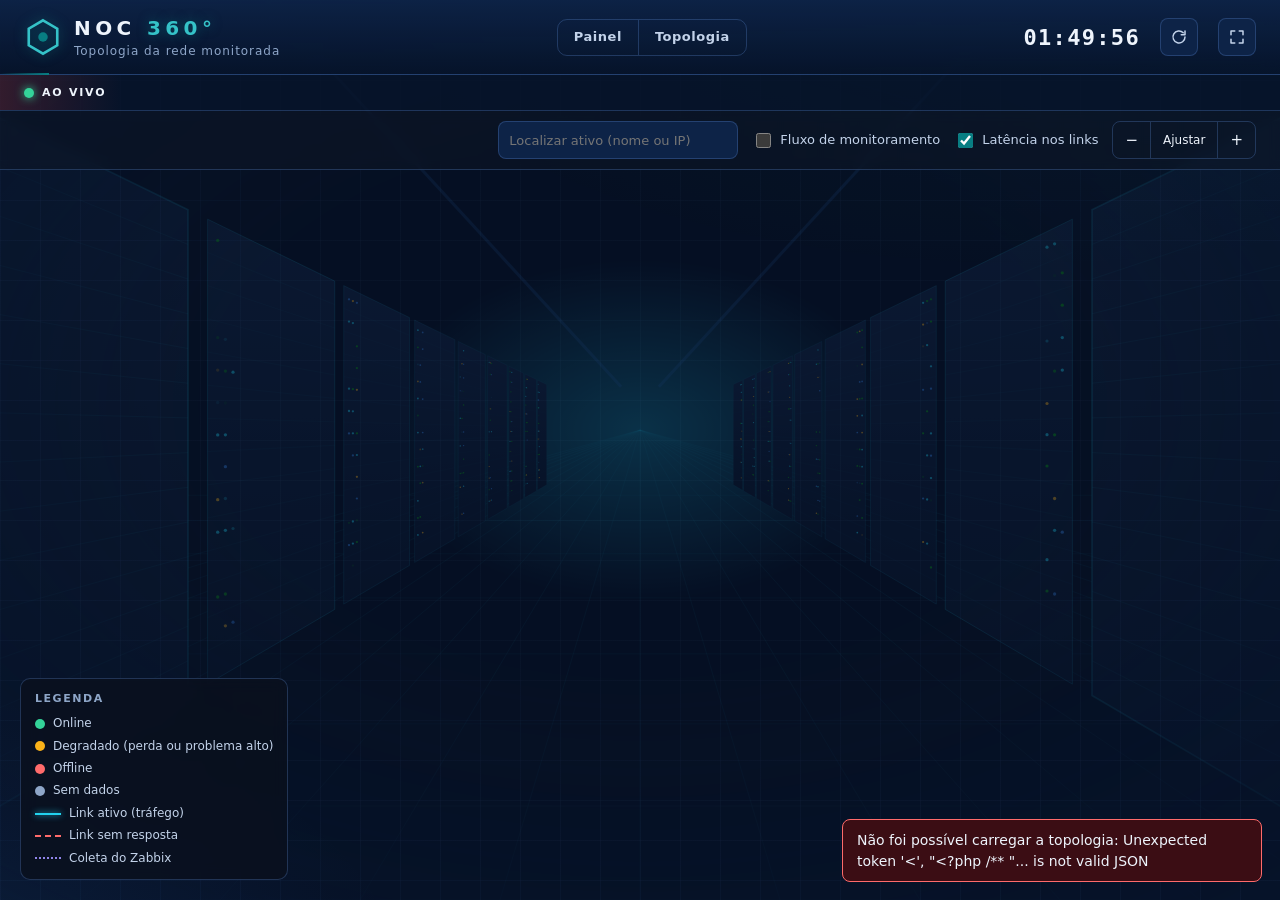
<file: topologia-classica.html>
<!doctype html>
<html lang="pt-BR">
<head>
<meta charset="utf-8">
<meta name="viewport" content="width=device-width, initial-scale=1">
<title>NOC 360° · Topologia</title>
<link rel="icon" href="data:image/svg+xml,%3Csvg xmlns='http://www.w3.org/2000/svg' viewBox='0 0 32 32'%3E%3Cpath d='M16 2l12 7v14l-12 7-12-7V9z' fill='none' stroke='%2322d3ee' stroke-width='2.5'/%3E%3Ccircle cx='16' cy='16' r='4' fill='%2322d3ee'/%3E%3C/svg%3E">
<link rel="stylesheet" href="app.css">
<link rel="stylesheet" href="topologia.css">
</head>
<body class="topo-page">
<div class="grid-bg" aria-hidden="true"></div>

<header class="topbar">
  <div class="brand">
    <svg class="brand-mark" viewBox="0 0 32 32" aria-hidden="true"><path d="M16 2l12 7v14l-12 7-12-7V9z"/><circle cx="16" cy="16" r="4"/></svg>
    <div>
      <h1>NOC <span>360°</span></h1>
      <p>Topologia da rede monitorada</p>
    </div>
  </div>
  <nav class="views" aria-label="Telas">
    <a href="index.html">Painel</a>
    <a href="topologia.html">Topologia</a>
  </nav>
  <div class="topbar-right">
    <div class="clock" id="clock">--:--:--</div>
    <button type="button" class="icon" id="reload" title="Atualizar agora" aria-label="Atualizar agora">
      <svg viewBox="0 0 24 24" aria-hidden="true"><path d="M20 12a8 8 0 1 1-2.34-5.66M20 4v5h-5"/></svg>
    </button>
    <button type="button" class="icon" id="fullscreen" title="Tela cheia (modo TV)" aria-label="Tela cheia">
      <svg viewBox="0 0 24 24" aria-hidden="true"><path d="M4 9V4h5M20 9V4h-5M4 15v5h5M20 15v5h-5"/></svg>
    </button>
  </div>
  <div class="countdown" aria-hidden="true"><span id="countdown"></span></div>
</header>

<div class="ticker" id="ticker" aria-label="Problemas ativos em tempo real">
  <span class="ticker-label"><span class="led ok"></span>AO VIVO</span>
  <div class="ticker-track"><div class="ticker-move" id="tickerMove"></div></div>
</div>

<div class="topo-toolbar">
  <div class="topo-summary" id="summary" aria-live="polite"></div>
  <div class="topo-actions">
    <input type="search" id="find" placeholder="Localizar ativo (nome ou IP)" aria-label="Localizar ativo">
    <label class="toggle"><input type="checkbox" id="monitorFlow"> Fluxo de monitoramento</label>
    <label class="toggle"><input type="checkbox" id="showLatency" checked> Latência nos links</label>
    <div class="zoom" role="group" aria-label="Zoom">
      <button type="button" id="zoomOut" aria-label="Diminuir zoom">−</button>
      <button type="button" id="zoomFit" title="Ajustar à tela">Ajustar</button>
      <button type="button" id="zoomIn" aria-label="Aumentar zoom">+</button>
    </div>
  </div>
</div>

<main class="topo-stage" id="stage">
  <svg id="map" role="img" aria-label="Mapa de topologia da rede" xmlns="http://www.w3.org/2000/svg">
    <defs>
      <filter id="glow" x="-50%" y="-50%" width="200%" height="200%">
        <feGaussianBlur stdDeviation="4" result="b"/><feMerge><feMergeNode in="b"/><feMergeNode in="SourceGraphic"/></feMerge>
      </filter>
      <radialGradient id="plate" cx="50%" cy="35%" r="70%">
        <stop offset="0" stop-color="#1b2c48"/><stop offset="1" stop-color="#0b1424"/>
      </radialGradient>
    </defs>
    <g id="viewport">
      <g id="zones"></g>
      <g id="linksLayer"></g>
      <g id="monitorLayer"></g>
      <g id="nodesLayer"></g>
    </g>
  </svg>

  <aside class="legend" aria-label="Legenda">
    <h3>Legenda</h3>
    <ul>
      <li><i class="dot good"></i>Online</li>
      <li><i class="dot warning"></i>Degradado (perda ou problema alto)</li>
      <li><i class="dot critical"></i>Offline</li>
      <li><i class="dot unknown"></i>Sem dados</li>
      <li><i class="line up"></i>Link ativo (tráfego)</li>
      <li><i class="line down"></i>Link sem resposta</li>
      <li><i class="line mon"></i>Coleta do Zabbix</li>
    </ul>
  </aside>

  <aside class="drawer" id="drawer" hidden aria-label="Detalhes do ativo">
    <button type="button" class="ghost small close" id="closeDrawer" aria-label="Fechar">✕</button>
    <div id="drawerBody"></div>
  </aside>
</main>

<div class="toast" id="toast" role="status" hidden></div>
<script src="logos.js"></script>
<script src="ticker.js"></script>
<script src="topologia.js"></script>
</body>
</html>
</file>
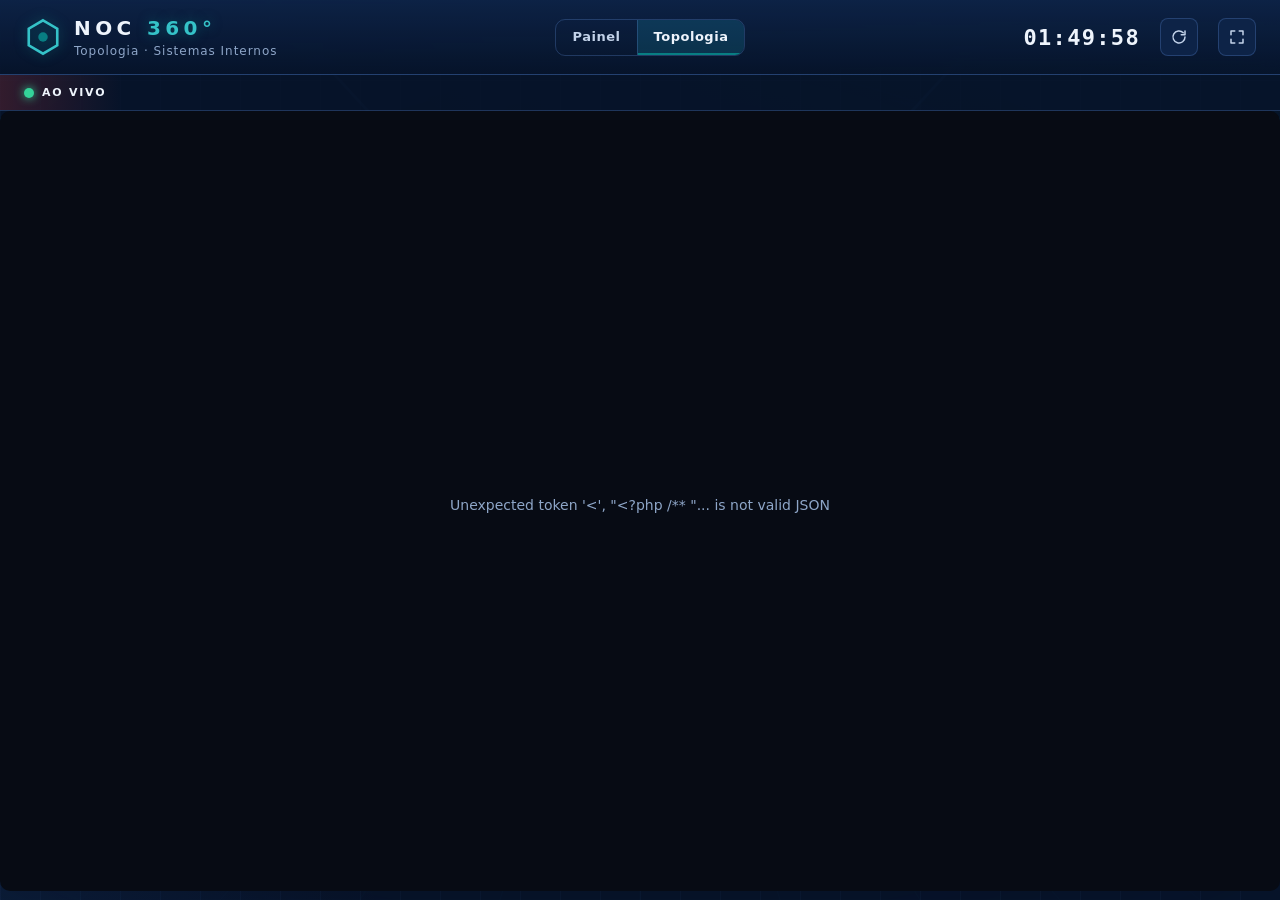
<file: topologia-embed.html>
<!doctype html>
<html lang="pt-BR">
<head>
<meta charset="utf-8">
<meta name="viewport" content="width=device-width, initial-scale=1">
<title>NOC 360° · Topologia</title>
<link rel="icon" href="data:image/svg+xml,%3Csvg xmlns='http://www.w3.org/2000/svg' viewBox='0 0 32 32'%3E%3Cpath d='M16 2l12 7v14l-12 7-12-7V9z' fill='none' stroke='%2322d3ee' stroke-width='2.5'/%3E%3Ccircle cx='16' cy='16' r='4' fill='%2322d3ee'/%3E%3C/svg%3E">
<link rel="stylesheet" href="app.css">
<link rel="stylesheet" href="topologia.css">
</head>
<body class="topo-page">
<div class="grid-bg" aria-hidden="true"></div>

<header class="topbar">
  <div class="brand">
    <svg class="brand-mark" viewBox="0 0 32 32" aria-hidden="true"><path d="M16 2l12 7v14l-12 7-12-7V9z"/><circle cx="16" cy="16" r="4"/></svg>
    <div>
      <h1>NOC <span>360°</span></h1>
      <p>Topologia · Sistemas Internos</p>
    </div>
  </div>
  <nav class="views" aria-label="Telas">
    <a href="index.html">Painel</a>
    <a href="topologia.html" class="on" aria-current="page">Topologia</a>
  </nav>
  <div class="topbar-right">
    <div class="clock" id="clock">--:--:--</div>
    <button type="button" class="icon" id="reload" title="Atualizar agora" aria-label="Atualizar agora">
      <svg viewBox="0 0 24 24" aria-hidden="true"><path d="M20 12a8 8 0 1 1-2.34-5.66M20 4v5h-5"/></svg>
    </button>
    <button type="button" class="icon" id="fullscreen" title="Tela cheia (modo TV)" aria-label="Tela cheia">
      <svg viewBox="0 0 24 24" aria-hidden="true"><path d="M4 9V4h5M20 9V4h-5M4 15v5h5M20 15v5h-5"/></svg>
    </button>
  </div>
  <div class="countdown" aria-hidden="true"><span id="countdown"></span></div>
</header>

<div class="ticker" id="ticker" aria-label="Problemas ativos em tempo real">
  <span class="ticker-label"><span class="led ok"></span>AO VIVO</span>
  <div class="ticker-track"><div class="ticker-move" id="tickerMove"></div></div>
</div>

<main class="topo-embed" id="stage">
  <iframe id="topoF" title="Topologia dos ativos" allow="fullscreen" allowfullscreen></iframe>
  <p class="topo-msg" id="topoMsg" hidden></p>
</main>

<div class="toast" id="toast" role="status" hidden></div>
<script src="ticker.js"></script>
<script>
(() => {
  const f = document.getElementById('topoF'), msg = document.getElementById('topoMsg');
  const clock = () => { document.getElementById('clock').textContent = new Date().toLocaleTimeString('pt-BR'); };
  clock(); setInterval(clock, 1000);
  const load = async () => {
    try {
      const r = await (await fetch('api.php?action=topo', { cache: 'no-store' })).json();
      if (!r.url) throw new Error('A topologia de Sistemas Internos não está configurada (topology_url).');
      f.src = r.url + (r.url.includes('?') ? '&' : '?') + 't=' + Date.now();
    } catch (e) { f.hidden = true; msg.hidden = false; msg.textContent = e.message; }
  };
  document.getElementById('reload').addEventListener('click', () => { if (f.src) f.src = f.src; });
  document.getElementById('fullscreen').addEventListener('click', () => {
    document.fullscreenElement ? document.exitFullscreen() : document.documentElement.requestFullscreen().catch(() => {});
  });
  // "Fechar" do mapa de Sistemas Internos volta para o painel
  addEventListener('message', (ev) => { if (ev.data === 'si:topo-close') location.href = 'index.html'; });
  load();
})();
</script>
</body>
</html>
</file>
<file: app.css>
/* DataCenter 360 — tema escuro de sala de operações (único tema: painel de parede) */
:root {
  color-scheme: dark;
  --page: #07142b;
  --surface: #0d2347;          /* superfície dos gráficos (validada com a paleta) */
  --surface-2: #12305e;
  --ring: rgba(90, 135, 210, 0.30);
  --ring-strong: rgba(8, 126, 131, 0.85);
  --accent: #087E83;
  --accent-text: #35c2c8;           /* só cromo de interface, nunca dado */
  --text: #eef4fc;
  --text-2: #c3d3ea;
  --muted: #8ea6c8;
  --grid: #1d3a6b;
  --axis: #2a4d85;

  /* séries categóricas (paleta de referência, passos do modo escuro) */
  --series-1: #3987e5;         /* alertas */
  --series-2: #d95926;         /* chamados */

  /* estados (reservados) */
  --good: #34d399;
  --warning: #fab219;
  --serious: #ff9d73;
  --critical: #ff6b6b;

  /* severidades do Zabbix (ordinais; sempre acompanhadas do nome) */
  --sev-0: #8ea6c8;
  --sev-1: #5598e7;
  --sev-2: #fab219;
  --sev-3: #ff9d73;
  --sev-4: #ff6b6b;
  --sev-5: #ff7aa8;

  --radius: 10px;
  --font: system-ui, -apple-system, "Segoe UI", Roboto, sans-serif;
  --mono: ui-monospace, "SF Mono", "JetBrains Mono", Menlo, Consolas, monospace;
}

* { box-sizing: border-box; }
html, body { margin: 0; }
body {
  background: var(--page);
  color: var(--text);
  font: 14px/1.45 var(--font);
  min-height: 100vh;
  overflow-x: hidden;
}
.grid-bg::before { /* corredor de datacenter, bem transparente */
  content: ""; position: absolute; inset: 0;
  background: url("bg-datacenter.svg") center / cover no-repeat;
  opacity: 0.30;
  mask-image: radial-gradient(ellipse 85% 75% at 50% 45%, #000 40%, transparent 100%);
}
.grid-bg {
  position: fixed; inset: 0; z-index: -1; pointer-events: none;
  background:
    radial-gradient(1200px 600px at 80% -10%, rgba(8, 126, 131, 0.10), transparent 60%),
    radial-gradient(900px 500px at -10% 110%, rgba(57, 135, 229, 0.10), transparent 60%),
    linear-gradient(rgba(90, 135, 210, 0.05) 1px, transparent 1px) 0 0 / 40px 40px,
    linear-gradient(90deg, rgba(90, 135, 210, 0.05) 1px, transparent 1px) 0 0 / 40px 40px;
}

/* ---------- topo */
.topbar {
  display: flex; align-items: center; justify-content: space-between; gap: 16px;
  padding: 14px 24px; border-bottom: 1px solid var(--ring);
  background: linear-gradient(180deg, rgba(13, 35, 71, 0.95), rgba(7, 20, 43, 0.85));
  position: sticky; top: 0; z-index: 10; backdrop-filter: blur(8px);
}
.brand { display: flex; align-items: center; gap: 12px; }
.brand-mark { width: 38px; height: 38px; fill: none; stroke: var(--accent-text); stroke-width: 2.2;
  filter: drop-shadow(0 0 6px rgba(8, 126, 131, 0.6)); }
.brand-mark circle { fill: var(--accent); stroke: none; animation: pulse 2.4s ease-in-out infinite; transform-origin: center; }
.brand h1 { margin: 0; font-size: 20px; letter-spacing: 0.22em; font-weight: 700; }
.brand h1 span { color: var(--accent-text); text-shadow: 0 0 12px rgba(8, 126, 131, 0.55); }
.brand p { margin: 0; color: var(--muted); font-size: 12px; letter-spacing: 0.08em; }
.topbar-right { display: flex; align-items: center; gap: 20px; color: var(--text-2); font-size: 13px; }
.clock { font: 600 22px var(--mono); color: var(--text); letter-spacing: 0.06em; font-variant-numeric: tabular-nums; }
.live { display: flex; align-items: center; gap: 8px; }
.led { width: 10px; height: 10px; border-radius: 50%; background: var(--muted); box-shadow: 0 0 0 3px rgba(123, 135, 152, 0.15); }
.led.ok { background: var(--good); box-shadow: 0 0 10px var(--good); animation: pulse 2s ease-in-out infinite; }
.led.err { background: var(--critical); box-shadow: 0 0 10px var(--critical); }
.refresh select { margin-left: 6px; }
@keyframes pulse { 50% { opacity: 0.45; } }

/* ---------- filtros: uma linha acima dos gráficos */
.filters {
  display: flex; flex-wrap: wrap; align-items: flex-end; gap: 10px 14px;
  padding: 14px 24px; border-bottom: 1px solid var(--ring); background: rgba(13, 35, 71, 0.45); backdrop-filter: blur(6px);
}
.filters label { display: flex; flex-direction: column; gap: 4px; font-size: 11px; color: var(--muted);
  text-transform: uppercase; letter-spacing: 0.08em; }
.filters .grow { flex: 1 1 220px; }
input, select, button { font: 13px var(--font); color: var(--text); }
input, select {
  background: var(--surface); border: 1px solid var(--ring); border-radius: 8px; padding: 7px 10px; min-height: 34px;
}
input:focus, select:focus, button:focus-visible { outline: 2px solid var(--accent); outline-offset: 1px; }
input[type="date"]::-webkit-calendar-picker-indicator { filter: invert(0.8); }
button { cursor: pointer; border-radius: 8px; border: 1px solid var(--ring); background: var(--surface); padding: 7px 14px; min-height: 34px; }
button:hover { border-color: var(--ring-strong); background: var(--surface-2); }
button.primary { background: linear-gradient(180deg, #0a9298, #087E83); border-color: #087E83; font-weight: 600; }
button.primary:hover { background: linear-gradient(180deg, #0891b2, #0e7490); }
button.ghost { background: transparent; }
button.small { min-height: 26px; padding: 3px 10px; font-size: 12px; }
.presets { display: flex; border: 1px solid var(--ring); border-radius: 8px; overflow: hidden; }
.presets button { border: 0; border-radius: 0; border-right: 1px solid var(--ring); background: transparent; color: var(--text-2); }
.presets button:last-child { border-right: 0; }
.presets button.on { background: rgba(8, 126, 131, 0.14); color: var(--text); font-weight: 600; }

/* ---------- grade do painel */
.dash { display: grid; grid-template-columns: repeat(12, minmax(0, 1fr)); gap: 16px; padding: 18px 24px 8px; }
.span-4 { grid-column: span 4; } .span-6 { grid-column: span 6; } .span-8 { grid-column: span 8; } .span-12 { grid-column: span 12; }
.panel {
  position: relative; background: linear-gradient(180deg, rgba(17, 45, 90, 0.66), rgba(13, 35, 71, 0.72));
  backdrop-filter: blur(6px) saturate(1.2); -webkit-backdrop-filter: blur(6px) saturate(1.2);
  border: 1px solid var(--ring); border-radius: var(--radius); padding: 14px 16px 12px; min-width: 0;
  box-shadow: inset 0 1px 0 rgba(255, 255, 255, 0.03), 0 10px 30px rgba(0, 0, 0, 0.25);
}
.panel::before { /* cantoneiras */
  content: ""; position: absolute; inset: -1px; border-radius: var(--radius); pointer-events: none;
  background:
    linear-gradient(var(--accent), var(--accent)) top left / 14px 2px no-repeat,
    linear-gradient(var(--accent), var(--accent)) top left / 2px 14px no-repeat,
    linear-gradient(var(--accent), var(--accent)) bottom right / 14px 2px no-repeat,
    linear-gradient(var(--accent), var(--accent)) bottom right / 2px 14px no-repeat;
  opacity: 0.55;
}
.panel > header { display: flex; align-items: baseline; justify-content: space-between; gap: 10px; margin-bottom: 8px; }
.panel > header.sub { margin-top: 14px; padding-top: 12px; border-top: 1px solid var(--grid); }
.panel h2 { margin: 0; font-size: 12px; font-weight: 600; letter-spacing: 0.14em; text-transform: uppercase; color: var(--text-2); }
.hint { color: var(--muted); font-size: 12px; }
.chart { width: 100%; height: 260px; }

/* ---------- KPIs */
.kpis { grid-column: span 12; display: grid; grid-template-columns: repeat(8, minmax(0, 1fr)); gap: 12px; }
.kpi {
  background: linear-gradient(180deg, rgba(17, 45, 90, 0.70), rgba(13, 35, 71, 0.76));
  backdrop-filter: blur(6px); -webkit-backdrop-filter: blur(6px);
  border: 1px solid var(--ring); border-radius: var(--radius); padding: 12px 14px; position: relative; overflow: hidden;
  text-align: left; min-height: 0; transition: transform 0.15s, border-color 0.15s, box-shadow 0.15s;
}
.kpi:hover { transform: translateY(-2px); border-color: var(--ring-strong); background: linear-gradient(180deg, rgba(8, 126, 131, 0.38), rgba(13, 35, 71, 0.96));
  box-shadow: 0 8px 24px rgba(8, 126, 131, 0.28); }
.kpi::after { content: ""; position: absolute; left: 0; right: 0; top: 0; height: 2px;
  background: linear-gradient(90deg, transparent, var(--accent), transparent); opacity: 0.6; }
.kpi h3 { margin: 0; font-size: 11px; color: var(--muted); letter-spacing: 0.12em; text-transform: uppercase; font-weight: 600; }
.kpi b { display: block; font-size: 30px; font-weight: 700; margin: 6px 0 2px; color: var(--text); letter-spacing: -0.01em; }
.kpi small { color: var(--text-2); font-size: 12px; display: flex; gap: 6px; align-items: center; flex-wrap: wrap; }
.tag { display: inline-flex; align-items: center; gap: 5px; }
.tag i { width: 8px; height: 8px; border-radius: 50%; display: inline-block; }

/* ---------- banco */
.gauges { display: grid; grid-template-columns: repeat(4, minmax(0, 1fr)); gap: 8px; }
.gauge { height: 210px; }
.db-stats { display: grid; grid-template-columns: repeat(5, minmax(0, 1fr)); gap: 8px; margin: 6px 0 0; }
.db-stats div { background: rgba(7, 20, 43, 0.5); border: 1px solid var(--grid); border-radius: 8px; padding: 8px 10px; }
.db-stats dt { font-size: 11px; color: var(--muted); text-transform: uppercase; letter-spacing: 0.08em; }
.db-stats dd { margin: 2px 0 0; font-size: 15px; font-weight: 600; overflow: hidden; text-overflow: ellipsis; white-space: nowrap; }

/* ---------- saúde e SLAs */
.health, .slas { list-style: none; margin: 0; padding: 0; display: grid; gap: 6px; }
.health li, .slas li { display: flex; align-items: center; justify-content: space-between; gap: 10px;
  padding: 8px 10px; border: 1px solid var(--grid); border-radius: 8px; background: rgba(7, 20, 43, 0.45); }
.state { display: inline-flex; align-items: center; gap: 6px; font-weight: 600; font-size: 12px; }
.state::before { content: ""; width: 9px; height: 9px; border-radius: 50%; background: currentColor; box-shadow: 0 0 8px currentColor; }
.state.good { color: var(--good); } .state.warning { color: var(--warning); }
.state.critical { color: var(--critical); } .state.unknown { color: var(--muted); }
.slas .bar { flex: 1; height: 6px; background: var(--grid); border-radius: 4px; position: relative; overflow: hidden; max-width: 120px; }
.slas .bar span { position: absolute; inset: 0 auto 0 0; background: var(--series-1); border-radius: 4px; }
.slas small { color: var(--muted); }

/* ---------- hosts */
.hostgrid { display: grid; grid-template-columns: repeat(auto-fill, minmax(190px, 1fr)); gap: 10px; }
.host {
  text-align: left; display: grid; gap: 4px; padding: 10px 12px; border-radius: 9px; border: 1px solid var(--grid);
  background: rgba(7, 20, 43, 0.5); position: relative; overflow: hidden;
}
.host:hover { border-color: var(--ring-strong); }
.host.sel { border-color: var(--accent); box-shadow: 0 0 0 1px var(--accent) inset; }
.host .top { display: flex; align-items: center; justify-content: space-between; gap: 8px; min-width: 0; }
.host .hn { font-weight: 600; white-space: nowrap; overflow: hidden; text-overflow: ellipsis; min-width: 0; }
.host .meta { color: var(--muted); font-size: 12px; display: flex; justify-content: space-between; gap: 8px; }
.host .state { font-size: 11px; flex: none; }
.host .avail { height: 4px; border-radius: 3px; background: var(--grid); overflow: hidden; }
.host .avail span { display: block; height: 100%; background: var(--series-1); border-radius: 3px; }

/* ---------- tabelas */
.table-wrap { max-height: 380px; overflow: auto; border: 1px solid var(--grid); border-radius: 8px; }
table { width: 100%; border-collapse: collapse; font-size: 13px; }
th, td { padding: 7px 10px; text-align: left; border-bottom: 1px solid var(--grid); white-space: nowrap; }
td.wrap { white-space: normal; min-width: 220px; }
th { position: sticky; top: 0; background: #0a1830; color: var(--muted); font-size: 11px; font-weight: 600;
  letter-spacing: 0.08em; text-transform: uppercase; z-index: 1; }
td.num, th.num { text-align: right; font-variant-numeric: tabular-nums; }
tbody tr:hover { background: rgba(8, 126, 131, 0.05); }
tbody tr.clickable { cursor: pointer; }
a { color: #7dd3fc; text-decoration: none; }
a:hover { text-decoration: underline; }
.sev { display: inline-flex; align-items: center; gap: 6px; font-weight: 600; font-size: 12px; color: var(--text); }
.sev i { width: 10px; height: 10px; border-radius: 3px; display: inline-block; }
.pill { display: inline-block; padding: 1px 8px; border-radius: 999px; font-size: 11px; border: 1px solid var(--grid); color: var(--text-2); }
.empty { color: var(--muted); padding: 18px; text-align: center; }

/* ---------- detalhe do chamado */
.detail-grid { display: grid; grid-template-columns: repeat(4, minmax(0, 1fr)); gap: 10px; }
.detail-grid div { background: rgba(7, 20, 43, 0.5); border: 1px solid var(--grid); border-radius: 8px; padding: 8px 10px; }
.detail-grid dt { font-size: 11px; color: var(--muted); text-transform: uppercase; letter-spacing: 0.08em; }
.detail-grid dd { margin: 2px 0 0; font-weight: 600; }
.timeline-list { list-style: none; margin: 12px 0 0; padding: 0 0 0 14px; border-left: 2px solid var(--ring-strong); display: grid; gap: 8px; }
.timeline-list li { position: relative; color: var(--text-2); }
.timeline-list li::before { content: ""; position: absolute; left: -20px; top: 6px; width: 10px; height: 10px; border-radius: 50%;
  background: var(--accent); box-shadow: 0 0 8px var(--accent); }
.timeline-list b { color: var(--text); }

.foot { display: flex; flex-wrap: wrap; justify-content: space-between; gap: 8px 20px; padding: 8px 24px 20px; color: var(--muted); font-size: 12px; }
.toast { position: fixed; bottom: 18px; right: 18px; background: #3b0d14; border: 1px solid var(--critical); color: var(--text);
  padding: 10px 14px; border-radius: 8px; max-width: 420px; z-index: 20; }

/* ---------- responsivo */
@media (max-width: 1400px) {
  .kpis { grid-template-columns: repeat(4, minmax(0, 1fr)); }
  .db-stats { grid-template-columns: repeat(3, minmax(0, 1fr)); }
}
@media (max-width: 1100px) {
  .span-4, .span-6, .span-8 { grid-column: span 12; }
}
@media (max-width: 700px) {
  .topbar, .filters, .dash, .foot { padding-left: 16px; padding-right: 16px; }
  .topbar { flex-wrap: wrap; }
  .kpis { grid-template-columns: repeat(2, minmax(0, 1fr)); }
  .gauges { grid-template-columns: repeat(2, minmax(0, 1fr)); }
  .db-stats, .detail-grid { grid-template-columns: repeat(2, minmax(0, 1fr)); }
  .kpi b { font-size: 24px; }
}
@media (prefers-reduced-motion: reduce) { * { animation: none !important; } }

/* ---------- sistemas integrados (logotipos) */
.topbar { flex-wrap: wrap; }
.sources { display: flex; align-items: center; gap: 10px; }
.source {
  display: flex; align-items: center; gap: 10px; padding: 6px 12px; border-radius: 10px;
  border: 1px solid var(--ring); background: rgba(7, 20, 43, 0.6); color: var(--text-2); text-decoration: none;
  transition: border-color 0.15s, box-shadow 0.15s;
}
.source:hover { border-color: var(--ring-strong); box-shadow: 0 0 18px rgba(8, 126, 131, 0.12); text-decoration: none; }
.source img { display: block; height: 22px; width: auto; }
.source .ver { display: flex; align-items: center; gap: 6px; font: 600 12px var(--mono); color: var(--text); }
.link-flow { display: flex; gap: 4px; }
.link-flow i { width: 6px; height: 6px; border-radius: 50%; background: var(--accent); opacity: 0.25; animation: flow 1.4s infinite; }
.link-flow i:nth-child(2) { animation-delay: 0.2s; }
.link-flow i:nth-child(3) { animation-delay: 0.4s; }
@keyframes flow { 30% { opacity: 1; box-shadow: 0 0 8px var(--accent); } }

/* ---------- botões de ícone e contagem regressiva */
button.icon { width: 34px; padding: 0; display: grid; place-items: center; }
button.icon svg { width: 18px; height: 18px; fill: none; stroke: var(--text-2); stroke-width: 2; stroke-linecap: round; stroke-linejoin: round; }
button.icon:hover svg { stroke: var(--accent-text); }
button.icon.spin svg { animation: spin 0.8s linear infinite; }
@keyframes spin { to { transform: rotate(360deg); } }
.countdown { position: absolute; left: 0; right: 0; bottom: -1px; height: 2px; background: transparent; }
.countdown span { display: block; height: 100%; width: 0; background: linear-gradient(90deg, transparent, var(--accent)); }

/* ---------- ticker de problemas */
.ticker { display: flex; align-items: stretch; border-bottom: 1px solid var(--ring); background: rgba(7, 20, 43, 0.75); height: 36px; overflow: hidden; }
.ticker-label { display: flex; align-items: center; gap: 8px; padding: 0 16px 0 24px; font: 700 11px var(--font); letter-spacing: 0.16em;
  color: var(--text); background: linear-gradient(90deg, rgba(208, 59, 59, 0.22), transparent); white-space: nowrap; }
.ticker-track { flex: 1; overflow: hidden; position: relative;
  mask-image: linear-gradient(90deg, transparent, #000 40px, #000 calc(100% - 40px), transparent); }
.ticker-move { display: inline-flex; gap: 36px; white-space: nowrap; align-items: center; height: 100%; padding-left: 100%;
  animation: ticker var(--ticker-time, 60s) linear infinite; }
.ticker:hover .ticker-move { animation-play-state: paused; }
.ticker-item { display: inline-flex; align-items: center; gap: 8px; color: var(--text-2); font-size: 13px; cursor: pointer; background: none; border: 0; padding: 0; min-height: 0; }
.ticker-item:hover { color: var(--text); background: none; }
.ticker-item b { color: var(--text); font-weight: 600; }
.ticker-item i { width: 9px; height: 9px; border-radius: 2px; display: inline-block; }
.ticker-item em { font-style: normal; color: var(--muted); font-family: var(--mono); font-size: 12px; }
@keyframes ticker { to { transform: translateX(-100%); } }

/* ---------- chips de filtro */
.chips { display: flex; flex-wrap: wrap; gap: 6px; margin-bottom: 10px; }
.chip { display: inline-flex; align-items: center; gap: 6px; min-height: 28px; padding: 3px 10px; border-radius: 999px; font-size: 12px;
  border: 1px solid var(--grid); background: rgba(7, 20, 43, 0.5); color: var(--text-2); }
.chip i { width: 9px; height: 9px; border-radius: 2px; display: inline-block; }
.chip b { font-variant-numeric: tabular-nums; color: var(--text); }
.chip.on { border-color: var(--accent); background: rgba(8, 126, 131, 0.12); color: var(--text); }
.chip.clear { border-style: dashed; }
.chip[disabled] { opacity: 0.4; cursor: default; }

/* ---------- ordenação */
th[data-key] { cursor: pointer; user-select: none; }
th[data-key]:hover { color: var(--text); }
th[data-key].asc::after { content: " ▲"; color: var(--accent-text); }
th[data-key].desc::after { content: " ▼"; color: var(--accent-text); }

/* ---------- destaque ao rolar até uma seção */
.panel.flash { animation: flash 1.2s ease-out; }
@keyframes flash { 0% { box-shadow: 0 0 0 2px var(--accent), 0 0 30px rgba(8, 126, 131, 0.35); } 100% { box-shadow: 0 10px 30px rgba(0, 0, 0, 0.25); } }

@media (max-width: 1100px) { .sources { order: 3; width: 100%; justify-content: center; } }
@media (max-width: 700px) { .ticker-label { padding-left: 16px; } .source img { height: 18px; } }

/* ---------- altura única para todos os controles (Safari usa aparência nativa) */
:root { --control-h: 38px; }
input, select, .filters button, .topbar select, .presets {
  height: var(--control-h); min-height: var(--control-h); line-height: normal;
}
input, select { -webkit-appearance: none; appearance: none; padding-top: 0; padding-bottom: 0; }
input[type="search"]::-webkit-search-decoration { -webkit-appearance: none; }
input[type="date"] { display: inline-flex; align-items: center; }
select {
  padding-right: 32px; cursor: pointer;
  background-image: url("data:image/svg+xml,%3Csvg xmlns='http://www.w3.org/2000/svg' viewBox='0 0 12 12'%3E%3Cpath d='M3 4.5l3 3 3-3' fill='none' stroke='%23a9b6c8' stroke-width='1.6' stroke-linecap='round' stroke-linejoin='round'/%3E%3C/svg%3E");
  background-repeat: no-repeat; background-position: right 10px center; background-size: 12px;
}
.presets button { height: 100%; min-height: 0; }
.filters { align-items: flex-end; }
.filters button { display: inline-flex; align-items: center; }
button.icon { height: var(--control-h); width: var(--control-h); min-height: var(--control-h); }

/* ===================== painel por cliente ===================== */
.dash { gap: 20px; padding: 22px 28px 12px; }
.panel { padding: 16px 20px 18px; }
.panel > header { margin-bottom: 12px; }
.span-5 { grid-column: span 5; } .span-7 { grid-column: span 7; }
.chart.tall { height: 360px; }
a.ticker-item:hover { text-decoration: none; }
.pill.warn { color: var(--warning); border-color: rgba(250, 178, 25, 0.5); }
.muted { color: var(--muted); }

/* indicadores agrupados por fonte */
.kgroups { grid-column: span 12; display: grid; grid-template-columns: minmax(0, 4fr) minmax(0, 3fr) minmax(0, 3fr); gap: 20px; }
.kgroup {
  display: flex; flex-direction: column; gap: 14px; min-width: 0; padding: 16px 18px 18px;
  background: linear-gradient(180deg, rgba(17, 45, 90, 0.66), rgba(13, 35, 71, 0.72)); border: 1px solid var(--ring); border-radius: var(--radius);
  box-shadow: inset 0 1px 0 rgba(255, 255, 255, 0.03), 0 10px 30px rgba(0, 0, 0, 0.25);
}
.kgroup > header { display: flex; align-items: center; gap: 12px; }
.kgroup > header h2 { margin: 0; font-size: 12px; font-weight: 600; letter-spacing: 0.14em; text-transform: uppercase; color: var(--text-2); }
.kgroup > header img { height: 15px; width: auto; display: block; }
.kgroup > header .hint { margin-left: auto; text-align: right; }
.ktiles { display: grid; gap: 12px; flex: 1; }
.ktiles.c4 { grid-template-columns: repeat(4, minmax(0, 1fr)); } .ktiles.c3 { grid-template-columns: repeat(3, minmax(0, 1fr)); }
.ktile {
  display: flex; flex-direction: column; justify-content: space-between; gap: 10px; text-align: left; min-width: 0;
  padding: 14px 16px 13px; min-height: 112px; border-radius: 9px; border: 1px solid var(--grid); border-top: 3px solid var(--c, var(--ring-strong)); background: rgba(7, 20, 43, 0.5);
}
.ktile .l { font-size: 11px; font-weight: 600; letter-spacing: 0.1em; text-transform: uppercase; color: var(--muted); }
.ktile b { display: block; font-size: clamp(38px, 3.4vw, 58px); line-height: 1; font-weight: 700; letter-spacing: -0.01em; font-variant-numeric: tabular-nums; color: var(--text); }
.ktile small { font-size: 12px; line-height: 1.3; color: var(--text-2); }
.ktile[data-tone="ok"] b { color: var(--good); } .ktile[data-tone="warn"] b { color: var(--warning); } .ktile[data-tone="bad"] b { color: var(--critical); }
.ttime { display: grid; grid-template-columns: auto minmax(0, 1fr) minmax(0, 1fr); gap: 12px; align-items: stretch; flex: 1; }
.ttime .col { display: flex; align-items: center; }
.ttime .col img { height: 14px; width: auto; }
.ttime .row-l { display: flex; align-items: center; font-size: 12px; font-weight: 600; letter-spacing: 0.12em; color: var(--text-2); }
.ttime .cell {
  display: flex; flex-direction: column; justify-content: center; gap: 6px; text-align: left; min-width: 0;
  padding: 12px 14px; min-height: 64px; border-radius: 9px; border: 1px solid var(--grid); background: rgba(7, 20, 43, 0.5);
}
.ttime .cell b { display: block; white-space: nowrap; font-size: clamp(24px, 1.75vw, 30px); line-height: 1; font-weight: 700; font-variant-numeric: tabular-nums; color: var(--text); }
.ttime .cell small { font-size: 11px; color: var(--muted); line-height: 1.25; }

/* tabelas dos blocos de rede */
.sub-h { margin: 16px 0 8px; font-size: 11px; font-weight: 600; letter-spacing: 0.12em; text-transform: uppercase; color: var(--muted); }
.sub-h:first-of-type { margin-top: 0; }
.table-wrap.flat { max-height: none; }
.si-wrap { max-height: 640px; }
.tbl th, .tbl td { padding: 10px 14px; }
.tbl td b { font-weight: 600; }
.tbl tbody tr:last-child td { border-bottom: 0; }
.tbl tr.down td { background: rgba(208, 59, 59, 0.1); }
small.sub { display: block; color: var(--muted); font-size: 12px; margin-top: 1px; }
.nm { display: flex; align-items: center; gap: 10px; }
.cell-bar { display: flex; align-items: center; gap: 8px; min-width: 110px; }
.cell-bar .bar { flex: 1; min-width: 44px; height: 6px; background: var(--grid); border-radius: 4px; overflow: hidden; }
.cell-bar .bar > span { display: block; height: 100%; border-radius: 4px; }
.cell-bar b { min-width: 36px; text-align: right; font-size: 12.5px; font-weight: 600; font-variant-numeric: tabular-nums; }
.cell-bar small.sub { margin: 0; white-space: nowrap; }
.probs {
  display: inline-grid; place-items: center; min-width: 26px; height: 24px; padding: 0 7px; border-radius: 999px; font-size: 12px; font-weight: 700;
  color: var(--text); background: color-mix(in srgb, var(--c) 30%, transparent); border: 1px solid var(--c);
}
.probs.ok { color: var(--good); border-color: rgba(12, 163, 12, 0.4); background: transparent; }

@media (max-width: 1500px) { .kgroups { grid-template-columns: repeat(2, minmax(0, 1fr)); } .kgroups .kgroup:last-child { grid-column: span 2; } }
@media (max-width: 1100px) { .span-5, .span-7 { grid-column: span 12; } .kgroups { grid-template-columns: 1fr; } .kgroups .kgroup:last-child { grid-column: auto; } }
@media (max-width: 700px) {
  .dash { padding: 16px; gap: 14px; }
  .ktiles.c4 { grid-template-columns: repeat(2, minmax(0, 1fr)); } .ktiles.c3 { grid-template-columns: repeat(3, minmax(0, 1fr)); }
  .ktile { min-height: 96px; padding: 12px; } .ktile b { font-size: 28px; }
  .tbl th, .tbl td { padding: 8px 10px; }
}

/* aviso de atualização dos sistemas */
.sourcewrap { display: flex; flex-direction: column; align-items: center; gap: 5px; }
.updline { display: flex; gap: 14px; font: 500 10.5px var(--mono); color: var(--muted, #8aa0b8); letter-spacing: .02em; }
.updline .ok::before { content: "● "; color: #34d399; }
.updline .new { color: #fbbf24; }
.updline .new::before { content: "▲ "; }
.updline .na { opacity: .6; }
@media (max-width: 1100px) { .sourcewrap { order: 3; width: 100%; } }

/* ícones e descrição nos cartões */
.ktile .top { display: flex; align-items: center; justify-content: space-between; gap: 8px; }
.ktile .ic { width: 20px; height: 20px; flex: none; fill: none; stroke: var(--c, var(--accent)); stroke-width: 1.8; stroke-linecap: round; stroke-linejoin: round; opacity: .95; }
.ktile .desc { font-style: normal; font-size: 11px; line-height: 1.35; color: var(--muted); padding-top: 8px; border-top: 1px solid var(--grid); }
.ktile, .cell { cursor: pointer; transition: border-color .15s, background .15s; }
.ktile:hover, .cell:hover { border-color: var(--ring-strong); background: rgba(8, 126, 131, .30); box-shadow: 0 6px 20px rgba(8, 126, 131, .25); }

/* gaveta lateral */
.scrim { position: fixed; inset: 0; background: rgba(0, 0, 0, .45); opacity: 0; pointer-events: none; transition: opacity .2s; z-index: 40; } .scrim.on { opacity: 1; pointer-events: auto; }
.pdrawer { position: fixed; top: 0; right: 0; bottom: 0; width: min(560px, 100vw); background: var(--page); border-left: 1px solid var(--ring-strong); transform: translateX(100%); transition: transform .22s; z-index: 41; display: flex; flex-direction: column; }
.pdrawer.on { transform: none; box-shadow: -20px 0 40px rgba(0, 0, 0, .45); }
.pdrawer .dh { display: flex; align-items: center; justify-content: space-between; gap: 10px; padding: 16px 18px 12px; border-bottom: 1px solid var(--grid); }
.pdrawer .dtt { display: flex; align-items: center; gap: 12px; min-width: 0; }
.pdrawer .dico { display: grid; place-items: center; width: 38px; height: 38px; border-radius: 9px; border: 1px solid var(--grid); background: var(--surface); flex: none; }
.pdrawer .dico svg { width: 20px; height: 20px; fill: none; stroke: var(--c, var(--accent)); stroke-width: 1.8; stroke-linecap: round; stroke-linejoin: round; }
.pdrawer h3 { margin: 0; font-size: 16px; letter-spacing: .02em; }
.pdrawer .dsub { font-size: 12px; color: var(--muted); margin-top: 2px; }
.pdrawer .btn-x { background: none; border: 1px solid var(--grid); color: var(--text-2); border-radius: 8px; width: 32px; height: 32px; cursor: pointer; }
.pdrawer .btn-x:hover { border-color: var(--ring-strong); color: var(--text); }
.pdrawer .dtools { padding: 10px 18px; }
.pdrawer .dtools input { width: 100%; box-sizing: border-box; padding: 8px 10px; border-radius: 8px; border: 1px solid var(--grid); background: var(--surface); color: var(--text); }
.pdrawer .dlist { flex: 1; overflow: auto; padding: 4px 18px 24px; display: flex; flex-direction: column; gap: 8px; }

.pdrawer .dsum { display: grid; grid-template-columns: repeat(4, minmax(0, 1fr)); gap: 8px; padding: 12px 18px 0; }
.pdrawer .st { text-align: left; min-width: 0; padding: 8px 8px; border-radius: 9px; border: 1px solid var(--grid); border-left: 3px solid var(--c); background: var(--surface); color: var(--text); cursor: pointer; }
.pdrawer .st span { display: block; font-size: 9.5px; letter-spacing: .03em; white-space: nowrap; overflow: hidden; text-overflow: ellipsis; text-transform: uppercase; color: var(--muted); }
.pdrawer .st b { font-size: 20px; font-variant-numeric: tabular-nums; }
.pdrawer .st.on, .pdrawer .st:hover { border-color: var(--ring-strong); border-left-color: var(--c); background: var(--surface-2); }
.pdrawer .it { padding: 11px 13px 10px; border: 1px solid var(--grid); border-left: 3px solid var(--c); border-radius: 9px; background: var(--surface); }
.pdrawer .r1 { display: flex; align-items: baseline; gap: 8px; }
.pdrawer .dot { width: 9px; height: 9px; border-radius: 50%; background: var(--c); flex: none; align-self: center; }
.pdrawer .key { font-weight: 700; color: var(--c); white-space: nowrap; }
.pdrawer .nm { flex: 1; min-width: 0; font-size: 14px; overflow-wrap: anywhere; }
.pdrawer .r1 .r { margin-left: auto; font-weight: 700; font-variant-numeric: tabular-nums; white-space: nowrap; }
.pdrawer .t2 { margin: 4px 0 2px; font-size: 13.5px; line-height: 1.35; overflow-wrap: anywhere; }
.pdrawer .sl { font-size: 12px; color: var(--text-2); margin-top: 3px; }
.pdrawer .sl .w, .pdrawer .w { color: var(--warning); } .pdrawer .sl .g, .pdrawer .g { color: #4ade80; } .pdrawer .sl .r2 { color: #ff7a7a; font-weight: 600; }
.pdrawer .bar { height: 6px; border-radius: 4px; background: var(--grid); margin: 8px 0 9px; overflow: hidden; }
.pdrawer .bar i { display: block; height: 100%; background: var(--c); border-radius: 4px; }
.pdrawer .acts { display: flex; flex-wrap: wrap; gap: 8px; }
.pdrawer .ab { font: 600 12px var(--font); padding: 5px 11px; border-radius: 7px; border: 1px solid var(--grid); background: var(--surface-2); color: var(--text-2); cursor: pointer; text-decoration: none; display: inline-block; }
.pdrawer .ab:hover, .pdrawer .ab.on { border-color: var(--ring-strong); color: var(--accent-text); text-decoration: none; }
.pdrawer .pn { margin-top: 10px; padding-top: 10px; border-top: 1px dashed var(--grid); display: flex; flex-direction: column; gap: 7px; }
.pdrawer .pn[hidden] { display: none; }
.pdrawer .ph, .pdrawer .ld { font-size: 12px; color: var(--muted); }
.pdrawer .ev { display: block; padding: 7px 9px; border-radius: 7px; border: 1px solid var(--grid); border-left: 3px solid var(--c); text-decoration: none; color: inherit; background: var(--page); }
.pdrawer .ev:hover { border-color: var(--ring-strong); border-left-color: var(--c); text-decoration: none; }
.pdrawer .ev .en { display: block; font-size: 12.5px; overflow-wrap: anywhere; } .pdrawer .ev .dot { display: none; }
.pdrawer .ev .em { display: block; font-size: 11px; color: var(--muted); margin-top: 2px; }
.pdrawer .tl { padding: 8px 10px; border-radius: 7px; border: 1px solid var(--grid); background: var(--page); }
.pdrawer .tl.sol { border-left: 3px solid #4ade80; }
.pdrawer .th { display: flex; flex-wrap: wrap; gap: 6px; align-items: baseline; font-size: 11.5px; color: var(--muted); }
.pdrawer .th b { color: var(--accent-text); text-transform: uppercase; letter-spacing: .06em; font-size: 10.5px; } .pdrawer .th em { color: var(--warning); font-style: normal; }
.pdrawer .th span { margin-left: auto; }
.pdrawer .tx { margin-top: 5px; font-size: 13px; line-height: 1.45; white-space: pre-wrap; overflow-wrap: anywhere; }
.pdrawer .none, .pdrawer .more { text-align: center; color: var(--muted); padding: 18px 0; font-size: 13px; }
@media (max-width: 520px) { .pdrawer .dsum { grid-template-columns: repeat(2, minmax(0, 1fr)); } }

/* gaveta no padrão "Projetos ativos" */
.pdrawer { width: min(550px, 100vw); background: #0a1830; }
.pdrawer .dh { padding: 18px 18px 14px; border-bottom: 0; }
.pdrawer .dico { width: 46px; height: 46px; border-radius: 12px; background: color-mix(in srgb, var(--c, var(--accent)) 16%, var(--surface)); border-color: color-mix(in srgb, var(--c, var(--accent)) 35%, var(--grid)); }
.pdrawer .dico svg { width: 22px; height: 22px; }
.pdrawer h3 { font-size: 19px; font-weight: 700; letter-spacing: 0; text-transform: none; }
.pdrawer .dsum { gap: 10px; padding: 4px 18px 0; }
.pdrawer .st { padding: 10px 12px 9px; border-radius: 11px; border-left-width: 3px; }
.pdrawer .st span { font-size: 10.5px; letter-spacing: .06em; }
.pdrawer .st b { font-size: 24px; font-weight: 700; }
.pdrawer .dsub { padding: 14px 18px 4px; font-size: 13.5px; color: var(--text-2); margin: 0; }
.pdrawer .dtools { padding: 6px 18px 4px; }
.pdrawer .dlist { padding: 10px 18px 28px; gap: 10px; }
.pdrawer .it { padding: 12px 14px 11px; border-radius: 11px; border-left: 3px solid var(--ring-strong); background: rgba(13, 35, 71, .75); }
.pdrawer .r1 { gap: 9px; }
.pdrawer .key { font-size: 14px; }
.pdrawer .nm { font-size: 14.5px; font-weight: 500; }
.pdrawer .r1 .r { font-size: 14px; }
.pdrawer .sl { margin-top: 4px; font-size: 12.5px; }
.pdrawer .bar { height: 5px; margin: 9px 0 10px; }

.chart.xl { height: 400px; }
@media (max-width: 1100px) { .chart.xl { height: 360px; } }

/* quadros de posições (sala de controle) */
.lgd { display: flex; flex-wrap: wrap; gap: 6px 18px; margin: 2px 0 12px; font-size: 12px; color: var(--text-2); }
.lgd i { display: inline-block; width: 10px; height: 10px; border-radius: 3px; margin-right: 6px; vertical-align: -1px; }
.lgd b { color: var(--text); font-variant-numeric: tabular-nums; margin-left: 2px; }
.board { display: flex; flex-direction: column; gap: 6px; min-height: 380px; }
.brow { display: grid; grid-template-columns: 24px minmax(110px, 190px) minmax(80px, 1fr) 46px repeat(3, minmax(56px, auto)); align-items: center; gap: 12px; padding: 7px 12px; border-radius: 9px; border: 1px solid transparent; background: rgba(7, 20, 43, .45); }
.brow:hover { border-color: var(--ring-strong); background: rgba(8, 126, 131, .28); }
.brow.on { border-color: var(--accent); background: rgba(8, 126, 131, .07); }
.brow .rk { font: 600 11px var(--mono); color: var(--muted); }
.brow .nm { text-align: left; background: none; border: 0; padding: 0; color: var(--text); font: 600 13.5px var(--font); cursor: pointer; white-space: nowrap; overflow: hidden; text-overflow: ellipsis; }
.brow .nm:hover { color: var(--accent-text); }
.brow .bt { height: 18px; border-radius: 5px; background: rgba(15, 106, 111, .55); overflow: hidden; }
.brow .bw { display: flex; height: 100%; gap: 2px; }
.brow .sg { background: var(--c); min-width: 3px; cursor: pointer; border-radius: 3px; box-shadow: 0 0 10px -3px var(--c); transition: filter .15s; }
.brow .sg:hover { filter: brightness(1.25); }
.brow .tot { text-align: right; font: 700 24px var(--font); font-variant-numeric: tabular-nums; }
.brow .bx { display: flex; flex-direction: column; align-items: flex-end; line-height: 1.15; font-variant-numeric: tabular-nums; }
.brow .bx small { font-size: 9px; letter-spacing: .08em; text-transform: uppercase; color: var(--muted); }
.brow .bx em { font-style: normal; font-weight: 600; font-size: 13px; color: var(--text-2); }
.brow .bx em.z { color: #3b4a62; font-weight: 500; }
.brow .bx.bad em { color: #ff6b6b; } .brow .bx.warn em { color: var(--warning); }
.bd-empty { padding: 40px 0; text-align: center; color: var(--muted); }
#bdAlClient .brow { grid-template-columns: 24px minmax(110px, 190px) minmax(80px, 1fr) 54px repeat(2, minmax(56px, auto)); }
@media (max-width: 1500px) { #bdTkClient .brow, #bdStGroup .brow, #bdStTech .brow { grid-template-columns: 22px minmax(90px, 150px) minmax(60px, 1fr) 42px repeat(2, minmax(48px, auto)); } #bdTkClient .bx:nth-of-type(3), #bdStGroup .bx:nth-of-type(3), #bdStTech .bx:nth-of-type(3) { display: none; } }
@media (max-width: 700px) { .brow { grid-template-columns: 20px minmax(70px, 1fr) 40px; } .brow .bt { grid-column: 2 / 4; grid-row: 2; } .brow .bx { display: none; } }

/* tempo em aberto: faixas de idade */
.agegrid { display: grid; grid-template-columns: repeat(6, minmax(0, 1fr)); gap: 12px; }
.age { text-align: left; padding: 14px 16px 13px; border-radius: 11px; border: 1px solid var(--grid); border-top: 3px solid var(--c); background: rgba(7, 20, 43, .5); color: var(--text); cursor: pointer; display: flex; flex-direction: column; gap: 8px; }
.age:hover { border-color: var(--ring-strong); border-top-color: var(--c); background: rgba(8, 126, 131, .30); box-shadow: 0 6px 20px rgba(8, 126, 131, .25); }
.age .al { font-size: 11px; letter-spacing: .1em; text-transform: uppercase; color: var(--muted); font-weight: 600; }
.age b { font-size: clamp(42px, 3.4vw, 56px); line-height: 1; font-weight: 700; font-variant-numeric: tabular-nums; color: var(--c); text-shadow: 0 0 22px color-mix(in srgb, var(--c) 40%, transparent); }
.age.zero b { color: #3b4a62; text-shadow: none; }
.age .ab2 { height: 8px; border-radius: 4px; background: rgba(15, 106, 111, .6); overflow: hidden; }
.age .abw { display: flex; height: 100%; gap: 2px; } .age .abw i { background: var(--c); border-radius: 2px; }
.age small { font-size: 12px; color: var(--text-2); } .age small .bad { color: #ff6b6b; font-weight: 600; }
@media (max-width: 1100px) { .agegrid { grid-template-columns: repeat(3, minmax(0, 1fr)); } }
@media (max-width: 520px) { .agegrid { grid-template-columns: repeat(2, minmax(0, 1fr)); } }

/* a página continua clicável com a gaveta aberta (o fundo não bloqueia os filtros) */
.scrim { background: transparent; pointer-events: none !important; }
/* feedback enquanto recarrega */
body.loading::before { content: ""; position: fixed; top: 0; left: 0; right: 0; height: 3px; z-index: 60; background: linear-gradient(90deg, transparent, var(--accent), transparent); background-size: 40% 100%; background-repeat: no-repeat; animation: dcload 1s linear infinite; }
@keyframes dcload { from { background-position: -40% 0; } to { background-position: 140% 0; } }
body.loading .kgroups, body.loading .panel { opacity: .6; transition: opacity .2s; }

.lgd .lg { display: inline-flex; align-items: center; gap: 0; padding: 3px 10px; border-radius: 99px; border: 1px solid transparent; background: none; color: var(--text-2); font: 500 12px var(--font); cursor: pointer; }
.lgd .lg:hover { border-color: var(--ring-strong); color: var(--text); }
.lgd .lg.on { border-color: var(--accent); background: rgba(8, 126, 131, .1); color: var(--text); }
.lgd .lg.off { opacity: .4; }

.panel > header .plogo { height: 15px; width: auto; margin-left: 12px; margin-right: auto; align-self: center; display: block; }

/* MTTD / MTTR: ícones e descrição */
.ttime .row-l { flex-direction: column; align-items: flex-start; justify-content: center; gap: 3px; letter-spacing: 0; }
.ttime .row-l .rt { display: flex; align-items: center; gap: 7px; }
.ttime .row-l b { font-size: 12.5px; letter-spacing: .12em; color: var(--text); }
.ttime .row-l em { font-style: normal; font-size: 10.5px; font-weight: 500; color: var(--muted); max-width: 96px; line-height: 1.25; }
.ttime .ic { width: 18px; height: 18px; flex: none; fill: none; stroke: var(--accent-text); stroke-width: 1.8; stroke-linecap: round; stroke-linejoin: round; }
.ttime .cell { gap: 6px; }
.ttime .ctop { display: flex; align-items: center; justify-content: space-between; gap: 8px; }
.ttime .cell .desc { font-style: normal; font-size: 10.5px; line-height: 1.3; color: var(--muted); padding-top: 6px; border-top: 1px solid var(--grid); }

/* topologia: o mapa de Sistemas Internos dentro do painel */
.topo-embed { position: relative; height: calc(100vh - 112px); min-height: 520px; margin: 0; padding: 0 0 8px; }
.topo-embed iframe { width: 100%; height: 100%; border: 0; border-radius: 10px; background: #070b14; display: block; }
.topo-embed .topo-msg[hidden] { display: none; }
.topo-embed .topo-msg { position: absolute; inset: 0; display: grid; place-items: center; color: var(--muted); text-align: center; padding: 24px; pointer-events: none; }

.age .atop { display: flex; align-items: center; justify-content: space-between; gap: 8px; }
.age .ic { width: 19px; height: 19px; flex: none; fill: none; stroke: var(--c); stroke-width: 1.8; stroke-linecap: round; stroke-linejoin: round; }
.age.zero .ic { stroke: #3b4a62; }
.age .desc { font-style: normal; font-size: 11px; line-height: 1.35; color: var(--muted); padding-top: 8px; border-top: 1px solid var(--grid); }

/* horas lançadas no TrackingTime (rodapé do painel) */
.tt-tag { font: 700 10.5px var(--font); letter-spacing: .08em; text-transform: uppercase; padding: 2px 9px; border-radius: 99px; background: #22d3ee22; color: #7be6f6; border: 1px solid #22d3ee55; }
.hr-people { display: grid; grid-template-columns: repeat(auto-fit, minmax(190px, 1fr)); gap: 12px; margin: 6px 0 16px; }
.hr-p { position: relative; color: inherit; text-decoration: none; cursor: pointer; transition: border-color .15s, background .15s, box-shadow .15s; display: flex; align-items: center; gap: 12px; padding: 12px 14px; border-radius: 11px; border: 1px solid var(--grid); border-left: 3px solid var(--c); background: rgba(7, 20, 43, .5); }
.hr-av { position: relative; width: 38px; height: 38px; flex: none; border-radius: 50%; display: grid; place-items: center; font: 700 13px var(--font); color: #fff; background: var(--c); overflow: hidden; }
.hr-av img { position: absolute; inset: 0; width: 100%; height: 100%; object-fit: cover; border-radius: 50%; }
.hr-p b { display: block; font-size: 30px; line-height: 1.1; font-variant-numeric: tabular-nums; }
.hr-p .nm { font-weight: 600; font-size: 13px; color: var(--text); }
.hr-p small { color: var(--muted); font-size: 11.5px; }
.hr-cols { display: grid; grid-template-columns: minmax(0, 1fr) minmax(0, 1fr); gap: 18px; }
@media (max-width: 1100px) { .hr-cols { grid-template-columns: 1fr; } }
.hr-box { min-width: 0; }
.hr-box h3 { margin: 0 0 8px; font-size: 12px; letter-spacing: .12em; text-transform: uppercase; color: var(--muted); font-weight: 600; }
.hr-box h3 small { text-transform: none; letter-spacing: 0; font-weight: 400; margin-left: 8px; }
.hr-days { max-height: 420px; overflow: auto; border: 1px solid var(--grid); border-radius: 10px; }
table.hr-t { width: 100%; border-collapse: collapse; font-size: 12.5px; font-variant-numeric: tabular-nums; }
.hr-t th { position: sticky; top: 0; background: #0a1830; color: var(--muted); font-weight: 600; font-size: 11px; padding: 7px 8px; text-align: right; white-space: nowrap; }
.hr-t th:first-child, .hr-t td:first-child { text-align: left; }
.hr-t th i { display: inline-block; width: 8px; height: 8px; border-radius: 50%; margin-right: 5px; background: var(--c); }
.hr-t td { padding: 6px 8px; text-align: right; border-top: 1px solid rgba(90, 135, 210, .14); }
.hr-t td.z { color: rgba(142, 166, 200, .45); }
.hr-t tr.we td:first-child { color: var(--muted); }
.hr-t td.tot, .hr-t th.tot { font-weight: 700; color: var(--text); }
.hr-t tfoot td { position: sticky; bottom: 0; background: #0a1830; font-weight: 700; border-top: 2px solid var(--grid); }
.hr-row { display: grid; grid-template-columns: 24px minmax(120px, 280px) minmax(60px, 1fr) 64px; align-items: center; gap: 10px; padding: 6px 10px; border-radius: 9px; background: rgba(7, 20, 43, .45); margin-bottom: 5px; }
.hr-row:hover { background: rgba(8, 126, 131, .28); }
.hr-row .rk { font: 600 11px var(--mono); color: var(--muted); }
.hr-row .nm { min-width: 0; font-weight: 600; font-size: 12.5px; overflow: hidden; text-overflow: ellipsis; white-space: nowrap; }
.hr-row .nm small { display: block; color: var(--muted); font-weight: 400; font-size: 11px; overflow: hidden; text-overflow: ellipsis; }
.hr-row .bt { height: 14px; background: rgba(90, 135, 210, .12); border-radius: 7px; overflow: hidden; }
.hr-row .bw { display: flex; height: 100%; }
.hr-row .bw i { background: var(--c); }
.hr-row .tot { text-align: right; font-size: 17px; font-weight: 700; font-variant-numeric: tabular-nums; }
.hr-more { margin-top: 6px; }
.panel[hidden] { display: none !important; }
.hr-lg { display: inline-flex; align-items: center; gap: 6px; margin: 0 14px 8px 0; font-size: 12px; color: var(--text-2); }
.hr-lg i { width: 9px; height: 9px; border-radius: 3px; }
.hr-lg b { color: var(--text); font-variant-numeric: tabular-nums; }
.hr-p:hover { border-color: var(--ring-strong); border-left-color: var(--c); background: rgba(8, 126, 131, .28); box-shadow: 0 6px 20px rgba(8, 126, 131, .25); text-decoration: none; }
.hr-go { position: absolute; top: 8px; right: 11px; font-style: normal; font-size: 14px; color: var(--muted); }
.hr-p:hover .hr-go { color: var(--text); }
.hr-resp { margin-top: 18px; }
.hr-r td small { display: block; color: var(--muted); font-size: 10.5px; }
.hr-r th.grp { text-align: center; }
.hr-r th.grp img { vertical-align: middle; }
.hr-r td:nth-child(4), .hr-r th:nth-child(4), .hr-r td:nth-child(5), .hr-r th:nth-child(5) { }
.hr-r td:nth-child(5) { border-left: 2px solid var(--grid); }
.hr-note { margin: 8px 2px 0; font-size: 12px; line-height: 1.5; }
.hr-t { font-size: 14px; }
.hr-t td.tot { font-size: 15px; }
/* números grandes dos cartões: maiores, e menores só quando têm muitos dígitos (ex.: 4.450) para caber no cartão */
.ktile b[data-len="4"] { font-size: clamp(34px, 3vw, 50px); }
.ktile b[data-len="5"] { font-size: clamp(30px, 2.55vw, 44px); }
.ktile b[data-len="6"] { font-size: clamp(26px, 2.15vw, 38px); }
.ktile b[data-len="7"], .ktile b[data-len="8"] { font-size: clamp(22px, 1.8vw, 32px); }
</file>
<file: topologia.css>
/* DataCenter 360 — topologia (complementa app.css) */
.topo-page { height: 100vh; display: flex; flex-direction: column; overflow: hidden; }

/* abas Painel / Topologia (também usadas no index) */
.views { display: flex; border: 1px solid var(--ring); border-radius: 10px; overflow: hidden; }
.views a { padding: 8px 16px; color: var(--text-2); text-decoration: none; font-size: 13px; font-weight: 600; letter-spacing: 0.04em; }
.views a + a { border-left: 1px solid var(--ring); }
.views a:hover { color: var(--text); background: rgba(34, 211, 238, 0.06); text-decoration: none; }
.views a.on { color: var(--text); background: rgba(34, 211, 238, 0.14); box-shadow: inset 0 -2px 0 var(--accent); }

.topo-toolbar {
  display: flex; flex-wrap: wrap; align-items: center; justify-content: space-between; gap: 10px 18px;
  padding: 10px 24px; border-bottom: 1px solid var(--ring); background: rgba(14, 22, 38, 0.5); backdrop-filter: blur(6px);
}
.topo-summary { display: flex; flex-wrap: wrap; gap: 8px; }
.topo-summary .chip { cursor: default; }
.topo-actions { display: flex; flex-wrap: wrap; align-items: center; gap: 10px 14px; }
.topo-actions input[type="search"] { width: 240px; }
.toggle { display: inline-flex; align-items: center; gap: 6px; color: var(--text-2); font-size: 13px; cursor: pointer; user-select: none; }
.toggle input { -webkit-appearance: auto; appearance: auto; height: auto; min-height: 0; accent-color: var(--accent); width: 15px; height: 15px; }
.zoom { display: flex; border: 1px solid var(--ring); border-radius: 8px; overflow: hidden; height: var(--control-h); }
.zoom button { border: 0; border-radius: 0; height: 100%; min-height: 0; background: transparent; padding: 0 12px; font-size: 15px; }
.zoom button + button { border-left: 1px solid var(--ring); }
.zoom #zoomFit { font-size: 12px; }

.topo-stage { position: relative; flex: 1; min-height: 0; }
#map { width: 100%; height: 100%; display: block; cursor: grab; touch-action: none; }
#map.dragging { cursor: grabbing; }

/* ---------- zonas */
.zone rect { fill: rgba(14, 22, 38, 0.35); stroke: rgba(56, 189, 248, 0.18); stroke-dasharray: 4 6; rx: 18; }
.zone text { fill: var(--muted); font: 600 12px var(--font); letter-spacing: 0.18em; text-transform: uppercase; }

/* ---------- links */
.link { transition: opacity 0.2s; }
.link .base { fill: none; stroke-width: 2.4; stroke-linecap: round; }
.link .flow { fill: none; stroke-width: 2.4; stroke-linecap: round; stroke-dasharray: 3 15; animation: flow var(--flow-speed, 1.4s) linear infinite; }
.link.online .base { stroke: rgba(34, 211, 238, 0.35); }
.link.online .flow { stroke: #22d3ee; filter: drop-shadow(0 0 3px #22d3ee); }
.link.degradado .base { stroke: rgba(250, 178, 25, 0.35); }
.link.degradado .flow { stroke: var(--warning); --flow-speed: 2.6s; }
.link.offline .base { stroke: var(--critical); stroke-dasharray: 6 7; opacity: 0.75; }
.link.offline .flow, .link.desconhecido .flow { display: none; }
.link.desconhecido .base { stroke: var(--muted); stroke-dasharray: 2 6; opacity: 0.6; }
.link .packet { fill: #e6faff; filter: url(#glow); }
.link.degradado .packet { fill: var(--warning); }
.link.offline .packet, .link.desconhecido .packet { display: none; }
.link .break { fill: var(--critical); font: 700 14px var(--font); text-anchor: middle; dominant-baseline: central; animation: blink 1.2s ease-in-out infinite; }
.link .lat rect { fill: #08111f; stroke: rgba(56, 189, 248, 0.35); rx: 8; }
.link .lat text { fill: var(--text-2); font: 600 10px var(--mono); text-anchor: middle; dominant-baseline: central; }
.no-latency .link .lat { display: none; }
.link.core .base { stroke-width: 4; }
.link.core .flow { stroke-width: 3; }
@keyframes flow { to { stroke-dashoffset: -36; } }
@keyframes blink { 50% { opacity: 0.25; } }

/* fluxo de coleta do Zabbix */
.mon path { fill: none; stroke: rgba(144, 133, 233, 0.35); stroke-width: 1.4; stroke-dasharray: 2 8; animation: flow 2.4s linear infinite reverse; }
.mon circle { fill: #9085e9; filter: url(#glow); }

/* ---------- nós */
.node { cursor: pointer; transition: opacity 0.2s; }
.node .ring { fill: url(#plate); stroke-width: 2.5; }
.node .halo { fill: none; stroke-width: 2; }
.node .icon { fill: none; stroke: var(--text); stroke-width: 1.8; stroke-linecap: round; stroke-linejoin: round; }
.node .icon .fill { fill: var(--text); stroke: none; }
.node .name { fill: var(--text); font: 600 13px var(--font); text-anchor: middle; }
.node .ip { fill: var(--muted); font: 500 11px var(--mono); text-anchor: middle; }
.node .st { font: 700 10px var(--font); text-anchor: middle; letter-spacing: 0.08em; text-transform: uppercase; }
.node .badge circle { stroke: #04282b; stroke-width: 2; }
.node .badge text { fill: #04282b; font: 700 11px var(--font); text-anchor: middle; dominant-baseline: central; }
.node.online .ring { stroke: var(--good); }
.node.online .halo { stroke: var(--good); }
.node.online .st { fill: var(--good); }
.node.degradado .ring { stroke: var(--warning); }
.node.degradado .halo { stroke: var(--warning); }
.node.degradado .st { fill: var(--warning); }
.node.offline .ring { stroke: var(--critical); }
.node.offline .halo { stroke: var(--critical); }
.node.offline .st { fill: var(--critical); }
.node.offline .icon { stroke: #f3b4b4; }
.node.desconhecido .ring { stroke: var(--muted); stroke-dasharray: 4 4; }
.node.desconhecido .st { fill: var(--muted); }
.node:hover .ring, .node.sel .ring { stroke-width: 4; filter: url(#glow); }
.node.found .ring { stroke: var(--accent); stroke-width: 4; filter: url(#glow); }

/* foco: ao passar o mouse, o caminho até a internet fica em destaque */
#map.focus .node:not(.hl), #map.focus .link:not(.hl) { opacity: 0.18; }
#map.focus .mon { opacity: 0.1; }

/* ---------- legenda e painel lateral */
.legend {
  position: absolute; left: 20px; bottom: 20px; padding: 12px 14px; border-radius: 10px; border: 1px solid var(--ring);
  background: rgba(10, 17, 30, 0.82); backdrop-filter: blur(8px); font-size: 12px; color: var(--text-2); pointer-events: none;
}
.legend h3 { margin: 0 0 8px; font-size: 11px; letter-spacing: 0.14em; text-transform: uppercase; color: var(--muted); }
.legend ul { list-style: none; margin: 0; padding: 0; display: grid; gap: 5px; }
.legend li { display: flex; align-items: center; gap: 8px; }
.legend .dot { width: 10px; height: 10px; border-radius: 50%; display: inline-block; }
.dot.good { background: var(--good); } .dot.warning { background: var(--warning); }
.dot.critical { background: var(--critical); } .dot.unknown { background: var(--muted); }
.legend .line { width: 26px; height: 0; border-top: 2px solid; display: inline-block; }
.line.up { border-color: #22d3ee; box-shadow: 0 0 6px #22d3ee; }
.line.down { border-color: var(--critical); border-top-style: dashed; }
.line.mon { border-color: #9085e9; border-top-style: dotted; }

.drawer {
  position: absolute; top: 16px; right: 16px; bottom: 16px; width: 360px; max-width: calc(100% - 32px); overflow: auto;
  padding: 18px; border-radius: 12px; border: 1px solid var(--ring-strong);
  background: rgba(10, 17, 30, 0.92); backdrop-filter: blur(10px); box-shadow: 0 20px 60px rgba(0, 0, 0, 0.5);
}
.drawer .close { position: absolute; top: 12px; right: 12px; }
.drawer h2 { margin: 0 32px 4px 0; font-size: 18px; }
.drawer .sub { color: var(--muted); font: 12px var(--mono); margin-bottom: 12px; }
.drawer dl { display: grid; grid-template-columns: 1fr 1fr; gap: 8px; margin: 12px 0; }
.drawer dl div { background: rgba(7, 11, 20, 0.6); border: 1px solid var(--grid); border-radius: 8px; padding: 8px 10px; }
.drawer dt { font-size: 10px; color: var(--muted); text-transform: uppercase; letter-spacing: 0.08em; }
.drawer dd { margin: 2px 0 0; font-weight: 600; font-size: 13px; overflow-wrap: anywhere; }
.drawer h3 { font-size: 11px; letter-spacing: 0.14em; text-transform: uppercase; color: var(--muted); margin: 16px 0 8px; }
.drawer ul.probs { list-style: none; margin: 0; padding: 0; display: grid; gap: 6px; }
.drawer ul.probs li { padding: 8px 10px; border: 1px solid var(--grid); border-radius: 8px; background: rgba(7, 11, 20, 0.5); font-size: 13px; }
.drawer .actions { display: flex; flex-wrap: wrap; gap: 8px; margin-top: 16px; }
.drawer .actions a { display: inline-flex; align-items: center; height: 34px; padding: 0 12px; border-radius: 8px; border: 1px solid var(--ring); background: var(--surface); color: var(--text); font-size: 13px; }
.drawer .actions a:hover { border-color: var(--ring-strong); text-decoration: none; }
.tags { display: flex; flex-wrap: wrap; gap: 6px; }

@media (max-width: 900px) {
  .legend { display: none; }
  .topo-actions input[type="search"] { width: 100%; }
}
@media (prefers-reduced-motion: reduce) {
  .link .flow, .mon path { animation: none !important; }
  .node .halo { display: none; }
  .link .packet, .mon circle { display: none; }
}

/* ---------- ícones maiores com logotipos animados */
.node .orbit { fill: none; stroke-width: 2; stroke-linecap: round; opacity: 0.85; }
.node.online .orbit { stroke: var(--good); }
.node.degradado .orbit { stroke: var(--warning); }
.node.offline .orbit { stroke: var(--critical); opacity: 0.6; }
.node.desconhecido .orbit { stroke: var(--muted); opacity: 0.4; }
.node .logo { filter: drop-shadow(0 0 6px rgba(255, 255, 255, 0.18)); }
.node.offline .logo { opacity: 0.45; filter: grayscale(0.7); }
.node.desconhecido .logo { opacity: 0.55; }
.node .name { font-size: 14px; }
.node .ip { font-size: 11.5px; }
.node .badge text { font-size: 12px; }
@media (prefers-reduced-motion: reduce) { .node .orbit { display: none; } }
</file>
